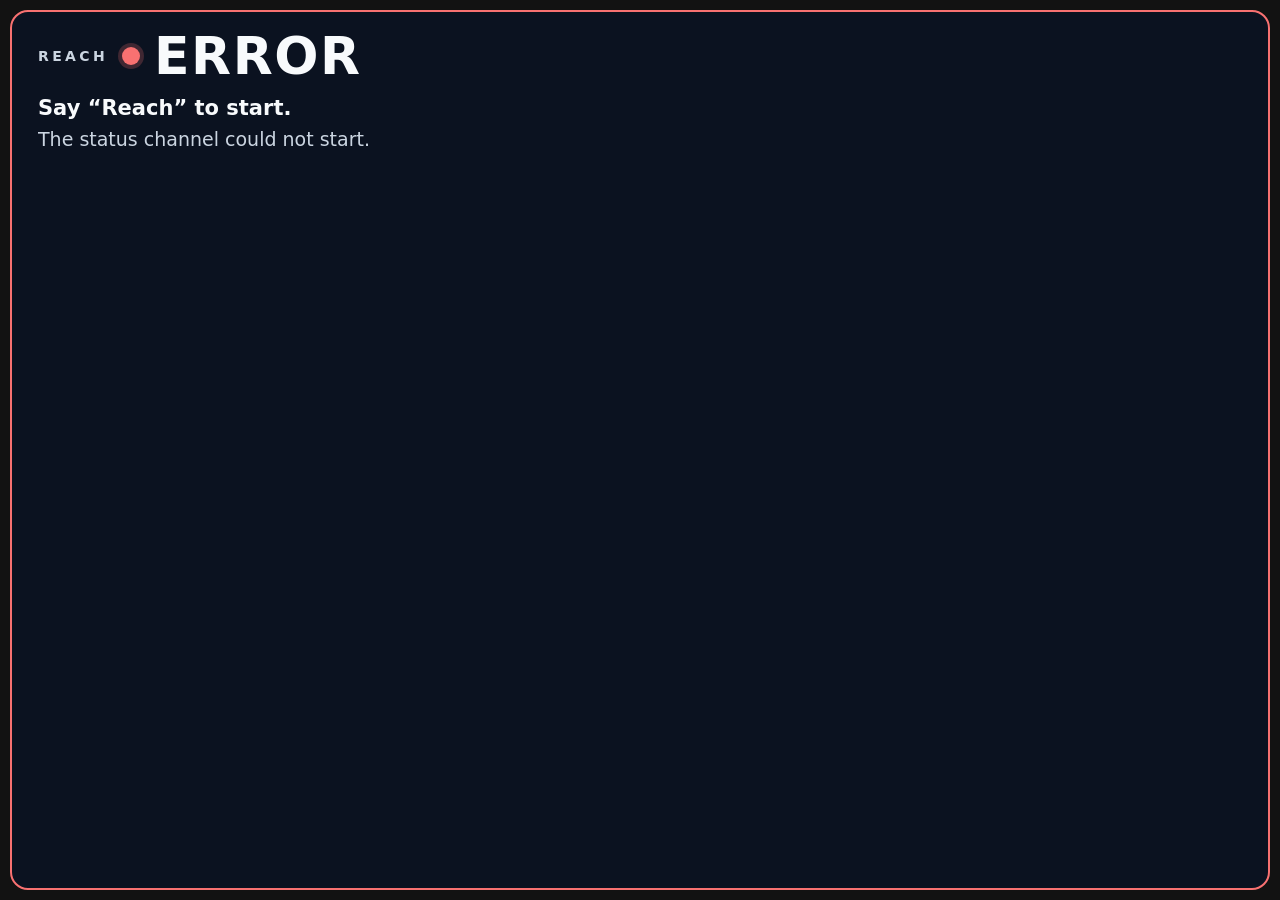
<file: crates/app/ui/index.html>
<!doctype html>
<html lang="en">
  <head>
    <meta charset="utf-8" />
    <meta name="viewport" content="width=device-width, initial-scale=1" />
    <title>Reach Status</title>
    <link rel="stylesheet" href="style.css" />
  </head>
  <body>
    <main class="card" id="card" data-tone="asleep">
      <div class="topline">
        <span class="brand">REACH</span>
        <span class="indicator" id="indicator" aria-hidden="true"></span>
        <span class="state" id="state" role="status" aria-live="polite">ASLEEP</span>
      </div>
      <p class="heard" id="heard">Say “Reach” to start.</p>
      <p class="result" id="result">Say “Reach” to start.</p>
    </main>
    <script src="status.js"></script>
  </body>
</html>
</file>
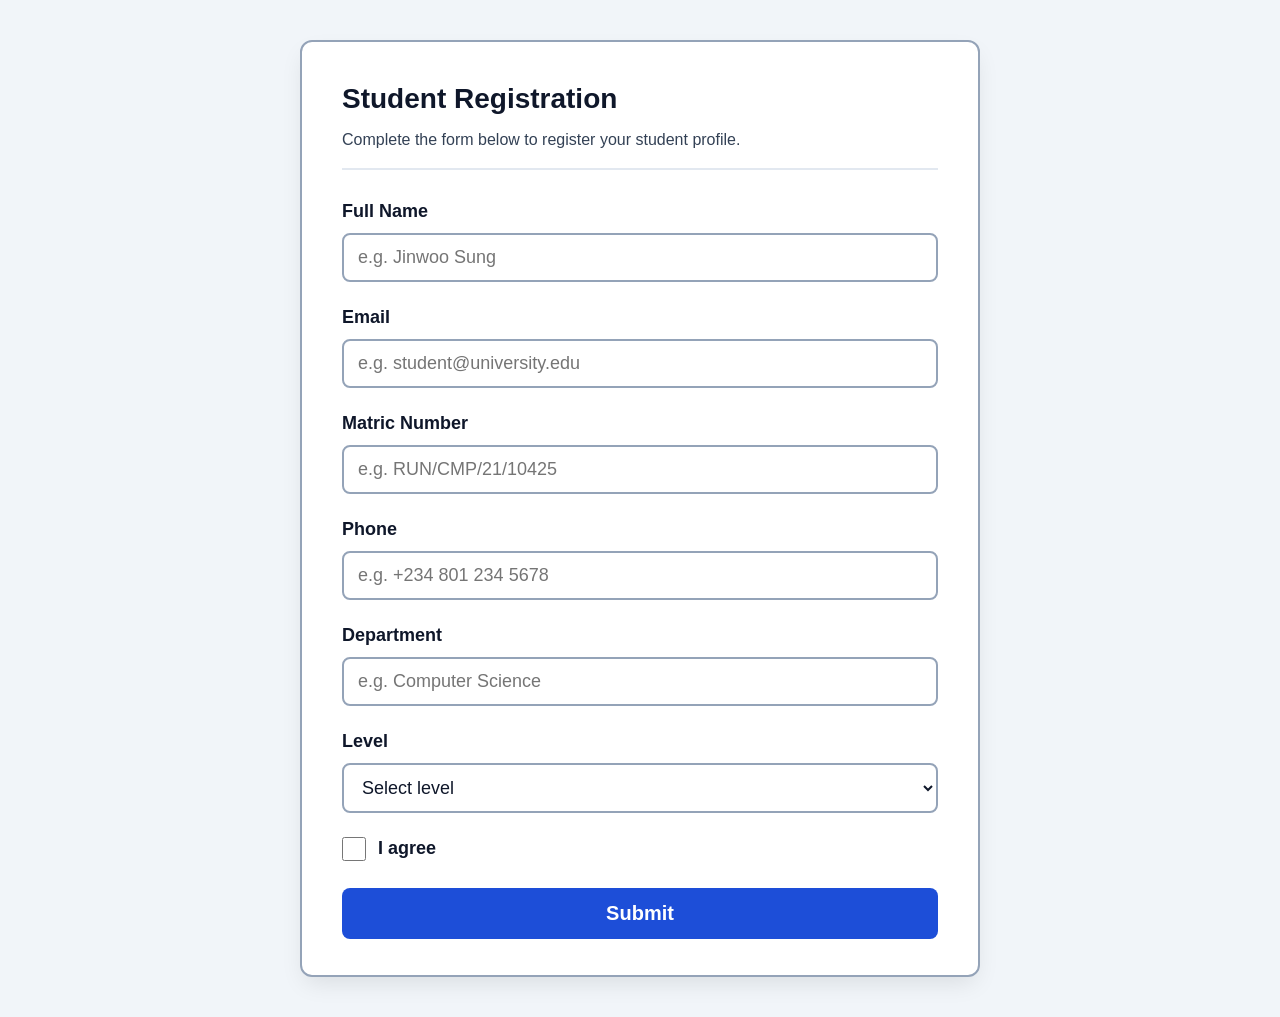
<file: demo/form.html>
<!DOCTYPE html>
<html lang="en">
<head>
  <meta charset="UTF-8">
  <meta name="viewport" content="width=device-width, initial-scale=1.0">
  <title>Student Registration - Reach Voice Control Demo</title>
  <style>
    :root {
      --bg-color: #f1f5f9;
      --card-bg: #ffffff;
      --text-main: #0f172a;
      --text-muted: #334155;
      --border-color: #94a3b8;
      --primary: #1d4ed8;
      --primary-hover: #1e40af;
      --focus-ring: #2563eb;
      --success-bg: #dcfce7;
      --success-text: #14532d;
      --success-border: #86efac;
    }

    * {
      box-sizing: border-box;
      margin: 0;
      padding: 0;
    }

    body {
      font-family: -apple-system, BlinkMacSystemFont, "Segoe UI", Roboto, Helvetica, Arial, sans-serif;
      font-size: 18px;
      line-height: 1.5;
      background-color: var(--bg-color);
      color: var(--text-main);
      padding: 40px 20px;
      display: flex;
      justify-content: center;
      align-items: flex-start;
      min-height: 100vh;
    }

    .container {
      background: var(--card-bg);
      border: 2px solid var(--border-color);
      border-radius: 12px;
      padding: 36px 40px;
      width: 100%;
      max-width: 680px;
      box-shadow: 0 10px 25px -5px rgba(0, 0, 0, 0.1);
    }

    header {
      margin-bottom: 28px;
      border-bottom: 2px solid #e2e8f0;
      padding-bottom: 16px;
    }

    h1 {
      font-size: 28px;
      font-weight: 700;
      color: var(--text-main);
      margin-bottom: 8px;
    }

    p.subtitle {
      font-size: 16px;
      color: var(--text-muted);
    }

    .form-group {
      margin-bottom: 22px;
      display: flex;
      flex-direction: column;
    }

    label {
      font-size: 18px;
      font-weight: 600;
      color: var(--text-main);
      margin-bottom: 8px;
      display: inline-block;
    }

    input[type="text"],
    input[type="email"],
    input[type="tel"],
    select {
      font-size: 18px;
      padding: 12px 14px;
      border: 2px solid var(--border-color);
      border-radius: 8px;
      color: var(--text-main);
      background-color: #ffffff;
      transition: border-color 0.15s ease, box-shadow 0.15s ease;
      width: 100%;
    }

    input:focus,
    select:focus {
      outline: 3px solid var(--focus-ring);
      outline-offset: 2px;
      border-color: var(--primary);
    }

    .checkbox-group {
      display: flex;
      align-items: center;
      gap: 12px;
      margin-top: 10px;
      margin-bottom: 26px;
    }

    input[type="checkbox"] {
      width: 24px;
      height: 24px;
      cursor: pointer;
      accent-color: var(--primary);
    }

    input[type="checkbox"]:focus {
      outline: 3px solid var(--focus-ring);
      outline-offset: 2px;
    }

    .checkbox-group label {
      margin-bottom: 0;
      cursor: pointer;
      user-select: none;
    }

    button[type="submit"] {
      display: block;
      width: 100%;
      font-size: 20px;
      font-weight: 700;
      padding: 14px 24px;
      color: #ffffff;
      background-color: var(--primary);
      border: none;
      border-radius: 8px;
      cursor: pointer;
      transition: background-color 0.15s ease;
    }

    button[type="submit"]:hover {
      background-color: var(--primary-hover);
    }

    button[type="submit"]:focus {
      outline: 4px solid var(--focus-ring);
      outline-offset: 2px;
    }

    .status-message {
      display: none;
      margin-top: 24px;
      padding: 16px 20px;
      background-color: var(--success-bg);
      border: 2px solid var(--success-border);
      border-radius: 8px;
      color: var(--success-text);
      font-size: 19px;
      font-weight: 600;
      text-align: center;
    }
  </style>
</head>
<body>
  <main class="container">
    <header>
      <h1>Student Registration</h1>
      <p class="subtitle">Complete the form below to register your student profile.</p>
    </header>

    <form id="registration-form" novalidate>
      <div class="form-group">
        <label for="full-name">Full Name</label>
        <input type="text" id="full-name" name="full_name" placeholder="e.g. Jinwoo Sung" autocomplete="name" required>
      </div>

      <div class="form-group">
        <label for="email">Email</label>
        <input type="email" id="email" name="email" placeholder="e.g. student@university.edu" autocomplete="email" required>
      </div>

      <div class="form-group">
        <label for="matric-number">Matric Number</label>
        <input type="text" id="matric-number" name="matric_number" placeholder="e.g. RUN/CMP/21/10425" required>
      </div>

      <div class="form-group">
        <label for="phone">Phone</label>
        <input type="tel" id="phone" name="phone" placeholder="e.g. +234 801 234 5678" autocomplete="tel" required>
      </div>

      <div class="form-group">
        <label for="department">Department</label>
        <input type="text" id="department" name="department" placeholder="e.g. Computer Science" required>
      </div>

      <div class="form-group">
        <label for="level">Level</label>
        <select id="level" name="level" required>
          <option value="" disabled selected>Select level</option>
          <option value="100">100 Level</option>
          <option value="200">200 Level</option>
          <option value="300">300 Level</option>
          <option value="400">400 Level</option>
          <option value="500">500 Level</option>
        </select>
      </div>

      <div class="checkbox-group">
        <input type="checkbox" id="agree" name="agree" required>
        <label for="agree">I agree</label>
      </div>

      <button type="submit" id="submit" name="submit">Submit</button>

      <div id="status-message" class="status-message" role="status" aria-live="polite">
        Submitted
      </div>
    </form>
  </main>

  <script>
    document.getElementById('registration-form').addEventListener('submit', function(event) {
      event.preventDefault();
      var status = document.getElementById('status-message');
      status.style.display = 'block';
      status.scrollIntoView({ behavior: 'smooth', block: 'nearest' });
      window.location.href = 'success.html';
    });
  </script>
</body>
</html>
</file>
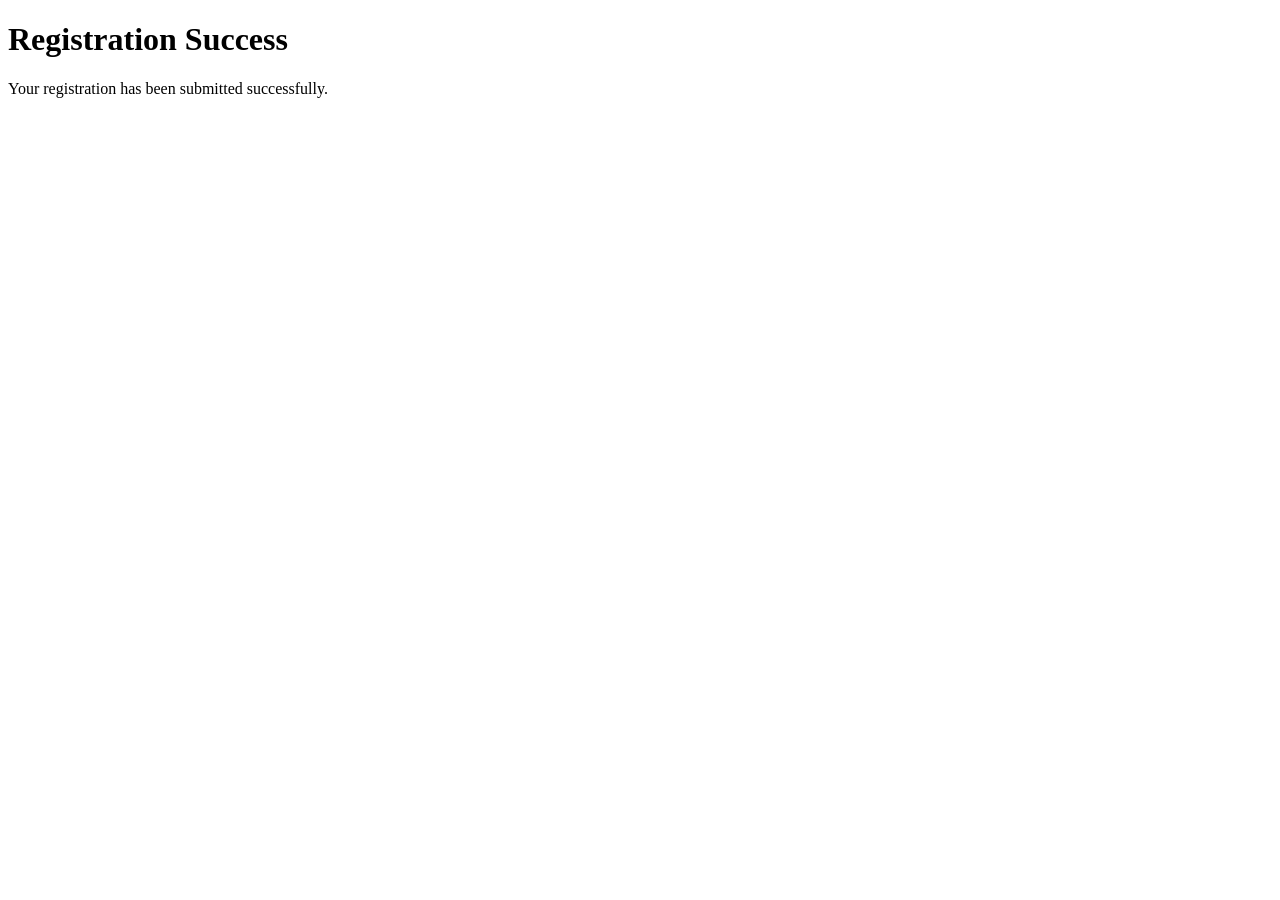
<file: demo/success.html>
<!DOCTYPE html>
<html>
    <head>
        <title>Registration Success</title>
    </head>
    <body>
        <h1>Registration Success</h1>
        <p>Your registration has been submitted successfully.</p>
    </body>
</html>
</file>
<file: crates/app/ui/style.css>
:root {
  color-scheme: dark;
  --ink: #f8fafc;
  --muted: #cbd5e1;
  --panel: #0b1220;
  --edge: #475569;
  --accent: #22c55e;
  --warn: #fbbf24;
  --error: #f87171;
}

html,
body {
  width: 100%;
  height: 100%;
  margin: 0;
  background: transparent;
  overflow: hidden;
  font-family: "Segoe UI", system-ui, sans-serif;
}

body {
  display: grid;
  place-items: center;
  padding: 10px;
  box-sizing: border-box;
}

.card {
  width: 100%;
  height: 100%;
  box-sizing: border-box;
  padding: 18px 26px;
  border: 2px solid var(--edge);
  border-radius: 18px;
  background: var(--panel);
  color: var(--ink);
  overflow: hidden;
}

.card[data-tone="listening"] {
  border-color: var(--accent);
}

.card[data-tone="confirming"] {
  border-color: var(--warn);
}

.card[data-tone="error"],
.card[data-tone="stopped"] {
  border-color: var(--error);
}

.topline {
  display: flex;
  align-items: center;
  gap: 14px;
}

.brand {
  color: var(--muted);
  font-size: 14px;
  font-weight: 700;
  letter-spacing: 0.24em;
}

.indicator {
  width: 18px;
  height: 18px;
  border-radius: 50%;
  background: var(--edge);
  box-shadow: 0 0 0 4px rgba(71, 85, 105, 0.18);
  flex: none;
}

.indicator[data-tone="listening"] {
  background: var(--accent);
  box-shadow: 0 0 0 4px rgba(34, 197, 94, 0.22);
}

.indicator[data-tone="confirming"] {
  background: var(--warn);
  box-shadow: 0 0 0 4px rgba(251, 191, 36, 0.22);
}

.indicator[data-tone="error"],
.indicator[data-tone="stopped"] {
  background: var(--error);
  box-shadow: 0 0 0 4px rgba(248, 113, 113, 0.22);
}

.state {
  font-size: 52px;
  line-height: 1;
  font-weight: 800;
  letter-spacing: 0.03em;
  white-space: nowrap;
  overflow: hidden;
  text-overflow: ellipsis;
}

.heard {
  margin: 14px 0 0;
  color: var(--ink);
  font-size: 21px;
  font-weight: 600;
  white-space: nowrap;
  overflow: hidden;
  text-overflow: ellipsis;
}

.result {
  margin: 8px 0 0;
  color: var(--muted);
  font-size: 19px;
  white-space: nowrap;
  overflow: hidden;
  text-overflow: ellipsis;
}
</file>
